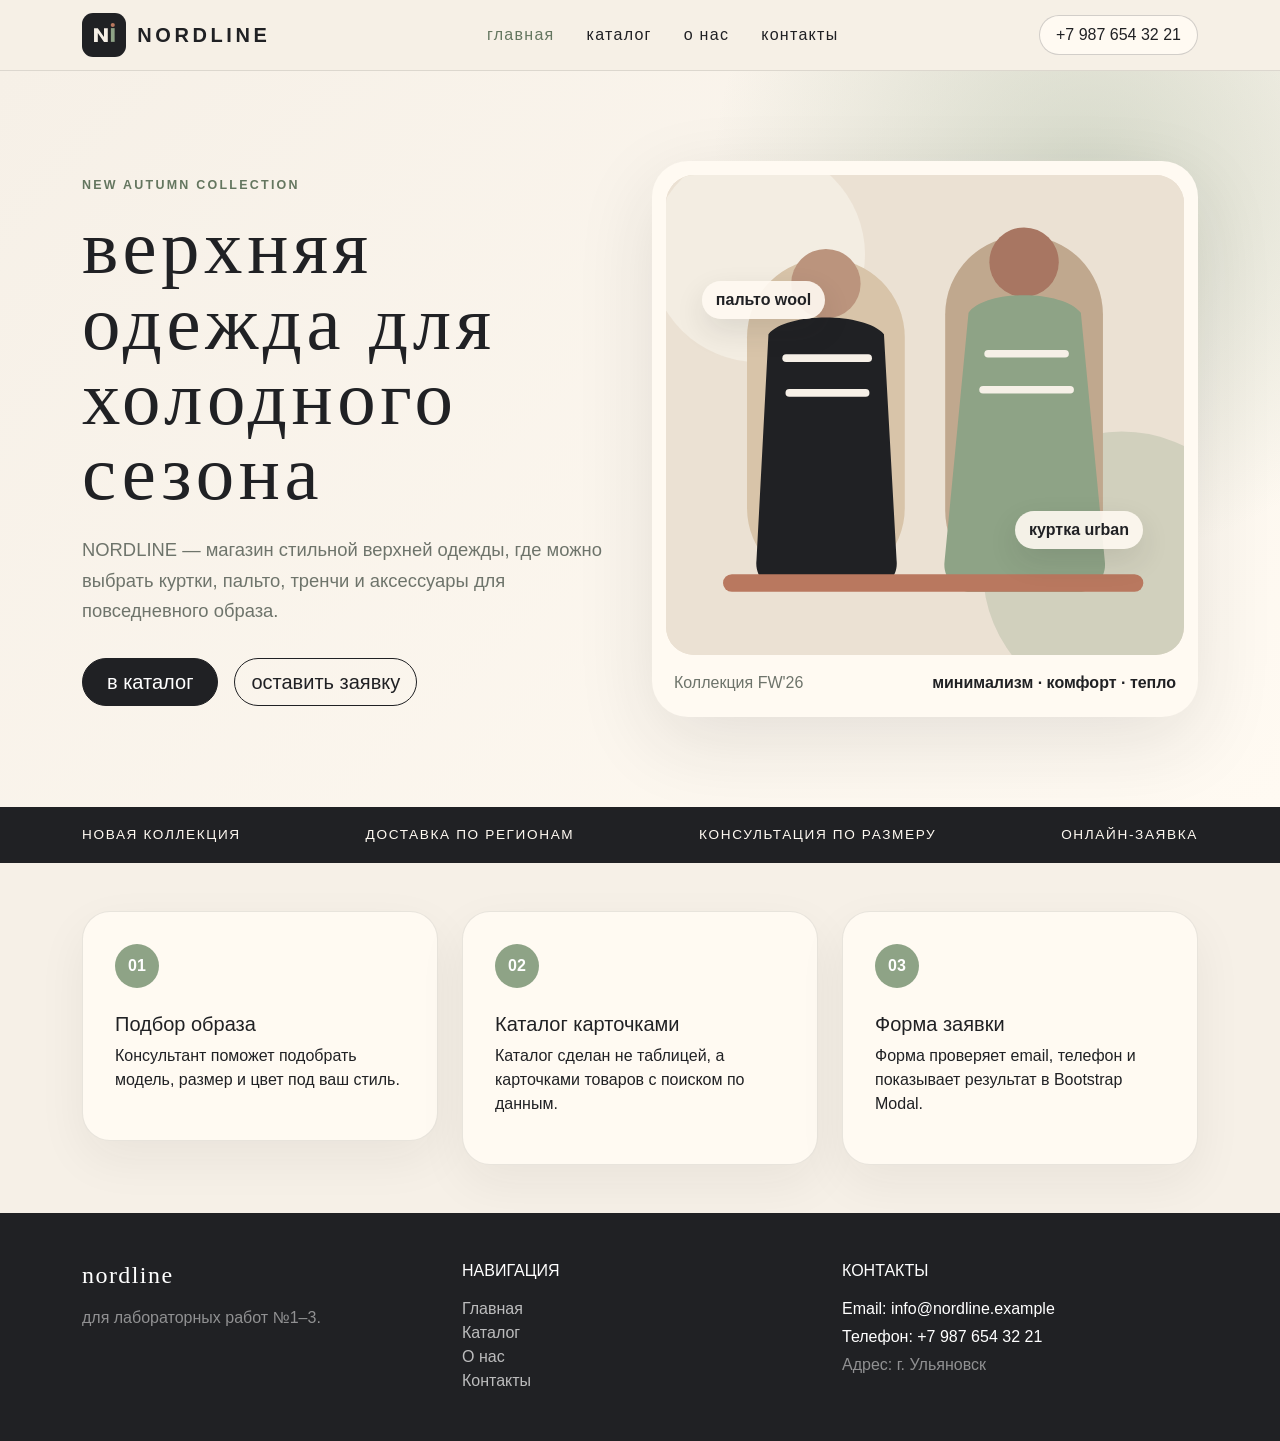
<file: index.html>
<!DOCTYPE html>
<html lang="ru">
<head>
  <title>NORDLINE — главная</title>
  <meta charset="UTF-8">
  <meta name="viewport" content="width=device-width, initial-scale=1.0">
  <link rel="icon" href="img/favicon.svg" type="image/svg+xml">
  <!-- Bootstrap через CDN -->
  <link href="https://cdn.jsdelivr.net/npm/bootstrap@5.3.3/dist/css/bootstrap.min.css" rel="stylesheet">
  <!-- Собственный файл стилей -->
  <link rel="stylesheet" href="css/style.css">
  <!-- веб-аналитикa -->
  <script async src="https://www.googletagmanager.com/gtag/js?id=G-EGYQZVNWS1"></script>
  <script>
    window.dataLayer = window.dataLayer || [];
    function gtag(){dataLayer.push(arguments);}
    gtag('js', new Date());
    gtag('config', 'G-EGYQZVNWS1');
  </script>
</head>
<body class="d-flex flex-column min-vh-100">
<!-- Шапка сайта: логотип, меню и контактный телефон -->
<header class="site-header sticky-top">
  <nav class="navbar navbar-expand-lg">
    <div class="container">
      <a class="navbar-brand brand" href="index.html">
        <img src="img/logo.svg" alt="Логотип NORDLINE" width="44" height="44">
        <span>NORDLINE</span>
      </a>

      <button class="navbar-toggler" type="button" data-bs-toggle="collapse" data-bs-target="#mainMenu" aria-controls="mainMenu" aria-expanded="false" aria-label="Открыть меню">
        <span class="navbar-toggler-icon"></span>
      </button>

      <!-- Главное меню сайта -->
      <div class="collapse navbar-collapse" id="mainMenu">
        <ul class="navbar-nav mx-auto">
          <li class="nav-item"><a class="nav-link active" href="index.html">главная</a></li>
          <li class="nav-item"><a class="nav-link " href="catalog.html">каталог</a></li>
          <li class="nav-item"><a class="nav-link " href="about.html">о нас</a></li>
          <li class="nav-item"><a class="nav-link " href="order.html">контакты</a></li>
        </ul>
        <a class="phone-link" href="tel:+79876543221">+7 987 654 32 21</a>
      </div>
    </div>
  </nav>
</header>

<!-- Основной контент главной страницы -->
<main>
  <!-- Первый экран сайта -->
  <section class="hero-section">
    <div class="container">
      <div class="row align-items-center gy-5">
        <div class="col-lg-6">
          <span class="eyebrow">new autumn collection</span>
          <h1 class="hero-title">верхняя одежда для холодного сезона</h1>
          <p class="hero-text">
            NORDLINE — магазин стильной верхней одежды, где можно выбрать куртки, пальто, тренчи и аксессуары для повседневного образа.
          </p>
          <div class="d-flex flex-wrap gap-3">
            <a href="catalog.html" class="btn btn-main btn-lg">в каталог</a>
            <a href="order.html" class="btn btn-outline-main btn-lg">оставить заявку</a>
          </div>
        </div>

        <div class="col-lg-6">
          <div class="hero-card">
            <div class="hero-visual">
              <img src="img/hero-fashion.svg" alt="Коллекция верхней одежды NORDLINE">
              <span class="hero-chip chip-one">пальто wool</span>
              <span class="hero-chip chip-two">куртка urban</span>
            </div>
            <div class="hero-card-info">
              <p class="mb-1">Коллекция FW'26</p>
              <strong>минимализм · комфорт · тепло</strong>
            </div>
          </div>
        </div>
      </div>
    </div>
  </section>

  <!-- Информационная полоса -->
  <section class="info-strip">
    <div class="container">
      <div class="d-flex flex-wrap justify-content-between gap-3">
        <span>новая коллекция</span>
        <span>доставка по регионам</span>
        <span>консультация по размеру</span>
        <span>онлайн-заявка</span>
      </div>
    </div>
  </section>

  <!-- Блок преимуществ -->
  <section class="py-5">
    <div class="container">
      <div class="row g-4">
        <div class="col-md-4">
          <article class="feature-card">
            <span>01</span>
            <h2 class="h5">Подбор образа</h2>
            <p>Консультант поможет подобрать модель, размер и цвет под ваш стиль.</p>
          </article>
        </div>
        <div class="col-md-4">
          <article class="feature-card">
            <span>02</span>
            <h2 class="h5">Каталог карточками</h2>
            <p>Каталог сделан не таблицей, а карточками товаров с поиском по данным.</p>
          </article>
        </div>
        <div class="col-md-4">
          <article class="feature-card">
            <span>03</span>
            <h2 class="h5">Форма заявки</h2>
            <p>Форма проверяет email, телефон и показывает результат в Bootstrap Modal.</p>
          </article>
        </div>
      </div>
    </div>
  </section>
</main>

<!-- Футер сайта: контакты, меню и дополнительная информация -->
<footer class="site-footer mt-auto">
  <div class="container py-5">
    <div class="row gy-4">
      <div class="col-md-4">
        <h2 class="h4 brand-title mb-3">NORDLINE</h2>
        <p class="text-white-50 mb-0">для лабораторных работ №1–3.</p>
      </div>
      <div class="col-md-4">
        <h3 class="h6 text-uppercase mb-3">Навигация</h3>
        <ul class="list-unstyled footer-links mb-0">
          <li><a href="index.html">Главная</a></li>
          <li><a href="catalog.html">Каталог</a></li>
          <li><a href="about.html">О нас</a></li>
          <li><a href="order.html">Контакты</a></li>
        </ul>
      </div>
      <div class="col-md-4">
        <h3 class="h6 text-uppercase mb-3">Контакты</h3>
        <p class="mb-1">Email: info@nordline.example</p>
        <p class="mb-1">Телефон: +7 987 654 32 21</p>
        <p class="mb-0 text-white-50">Адрес: г. Ульяновск</p>
      </div>
    </div>
  </div>
</footer>

<!-- Bootstrap JS -->
<script src="https://cdn.jsdelivr.net/npm/bootstrap@5.3.3/dist/js/bootstrap.bundle.min.js"></script>
<!-- JavaScript -->
<script src="js/script.js"></script>
</body>
</html>
</file>
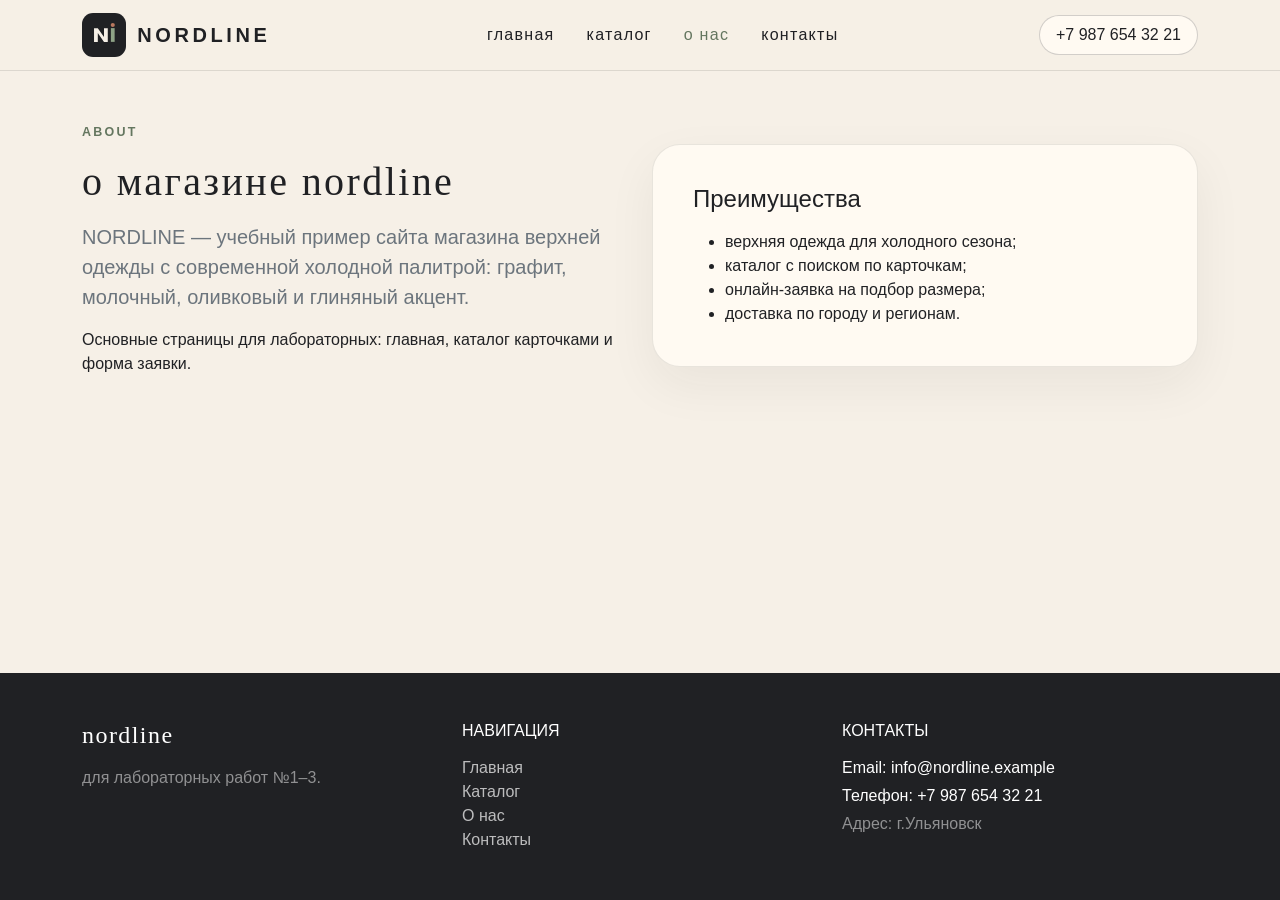
<file: about.html>
<!DOCTYPE html>
<html lang="ru">
<head>
  <title>NORDLINE — о нас</title>
  <meta charset="UTF-8">
  <meta name="viewport" content="width=device-width, initial-scale=1.0">
  <link rel="icon" href="img/favicon.svg" type="image/svg+xml">
  <!-- Bootstrap через CDN -->
  <link href="https://cdn.jsdelivr.net/npm/bootstrap@5.3.3/dist/css/bootstrap.min.css" rel="stylesheet">
  <!-- Собственный файл стилей -->
  <link rel="stylesheet" href="css/style.css">
  <!-- Подключение веб-аналитики -->
  <script async src="https://www.googletagmanager.com/gtag/js?id=G-EGYQZVNWS1"></script>
  <script>
    window.dataLayer = window.dataLayer || [];
    function gtag(){dataLayer.push(arguments);}
    gtag('js', new Date());
    gtag('config', 'G-EGYQZVNWS1');
  </script>
</head>
<body class="d-flex flex-column min-vh-100">
<!-- Шапка сайта: логотип, меню и контактный телефон -->
<header class="site-header sticky-top">
  <nav class="navbar navbar-expand-lg">
    <div class="container">
      <a class="navbar-brand brand" href="index.html">
        <img src="img/logo.svg" alt="Логотип NORDLINE" width="44" height="44">
        <span>NORDLINE</span>
      </a>

      <button class="navbar-toggler" type="button" data-bs-toggle="collapse" data-bs-target="#mainMenu" aria-controls="mainMenu" aria-expanded="false" aria-label="Открыть меню">
        <span class="navbar-toggler-icon"></span>
      </button>

      <!-- Главное меню сайта -->
      <div class="collapse navbar-collapse" id="mainMenu">
        <ul class="navbar-nav mx-auto">
          <li class="nav-item"><a class="nav-link " href="index.html">главная</a></li>
          <li class="nav-item"><a class="nav-link " href="catalog.html">каталог</a></li>
          <li class="nav-item"><a class="nav-link active" href="about.html">о нас</a></li>
          <li class="nav-item"><a class="nav-link " href="order.html">контакты</a></li>
        </ul>
        <a class="phone-link" href="tel:+79876543221">+7 987 654 32 21</a>
      </div>
    </div>
  </nav>
</header>

<!-- Дополнительная страница о магазине -->
<main class="py-5 flex-grow-1">
  <div class="container">
    <div class="row g-4 align-items-center">
      <div class="col-lg-6">
        <span class="eyebrow">about</span>
        <h1 class="page-title mb-3">о магазине NORDLINE</h1>
        <p class="lead text-secondary">
          NORDLINE — учебный пример сайта магазина верхней одежды с современной холодной палитрой: графит, молочный, оливковый и глиняный акцент.
        </p>
        <p>Основные страницы для лабораторных: главная, каталог карточками и форма заявки.</p>
      </div>
      <div class="col-lg-6">
        <div class="info-panel">
          <h2 class="h4 mb-3">Преимущества</h2>
          <ul class="mb-0">
            <li>верхняя одежда для холодного сезона;</li>
            <li>каталог с поиском по карточкам;</li>
            <li>онлайн-заявка на подбор размера;</li>
            <li>доставка по городу и регионам.</li>
          </ul>
        </div>
      </div>
    </div>
  </div>
</main>

<!-- Футер сайта: контакты, меню и дополнительная информация -->
<footer class="site-footer mt-auto">
  <div class="container py-5">
    <div class="row gy-4">
      <div class="col-md-4">
        <h2 class="h4 brand-title mb-3">NORDLINE</h2>
        <p class="text-white-50 mb-0">для лабораторных работ №1–3.</p>
      </div>
      <div class="col-md-4">
        <h3 class="h6 text-uppercase mb-3">Навигация</h3>
        <ul class="list-unstyled footer-links mb-0">
          <li><a href="index.html">Главная</a></li>
          <li><a href="catalog.html">Каталог</a></li>
          <li><a href="about.html">О нас</a></li>
          <li><a href="order.html">Контакты</a></li>
        </ul>
      </div>
      <div class="col-md-4">
        <h3 class="h6 text-uppercase mb-3">Контакты</h3>
        <p class="mb-1">Email: info@nordline.example</p>
        <p class="mb-1">Телефон: +7 987 654 32 21</p>
        <p class="mb-0 text-white-50">Адрес: г.Ульяновск</p>
      </div>
    </div>
  </div>
</footer>

<!-- Bootstrap JS -->
<script src="https://cdn.jsdelivr.net/npm/bootstrap@5.3.3/dist/js/bootstrap.bundle.min.js"></script>
<!-- Собственный JavaScript-файл -->
<script src="js/script.js"></script>
</body>
</html>
</file>
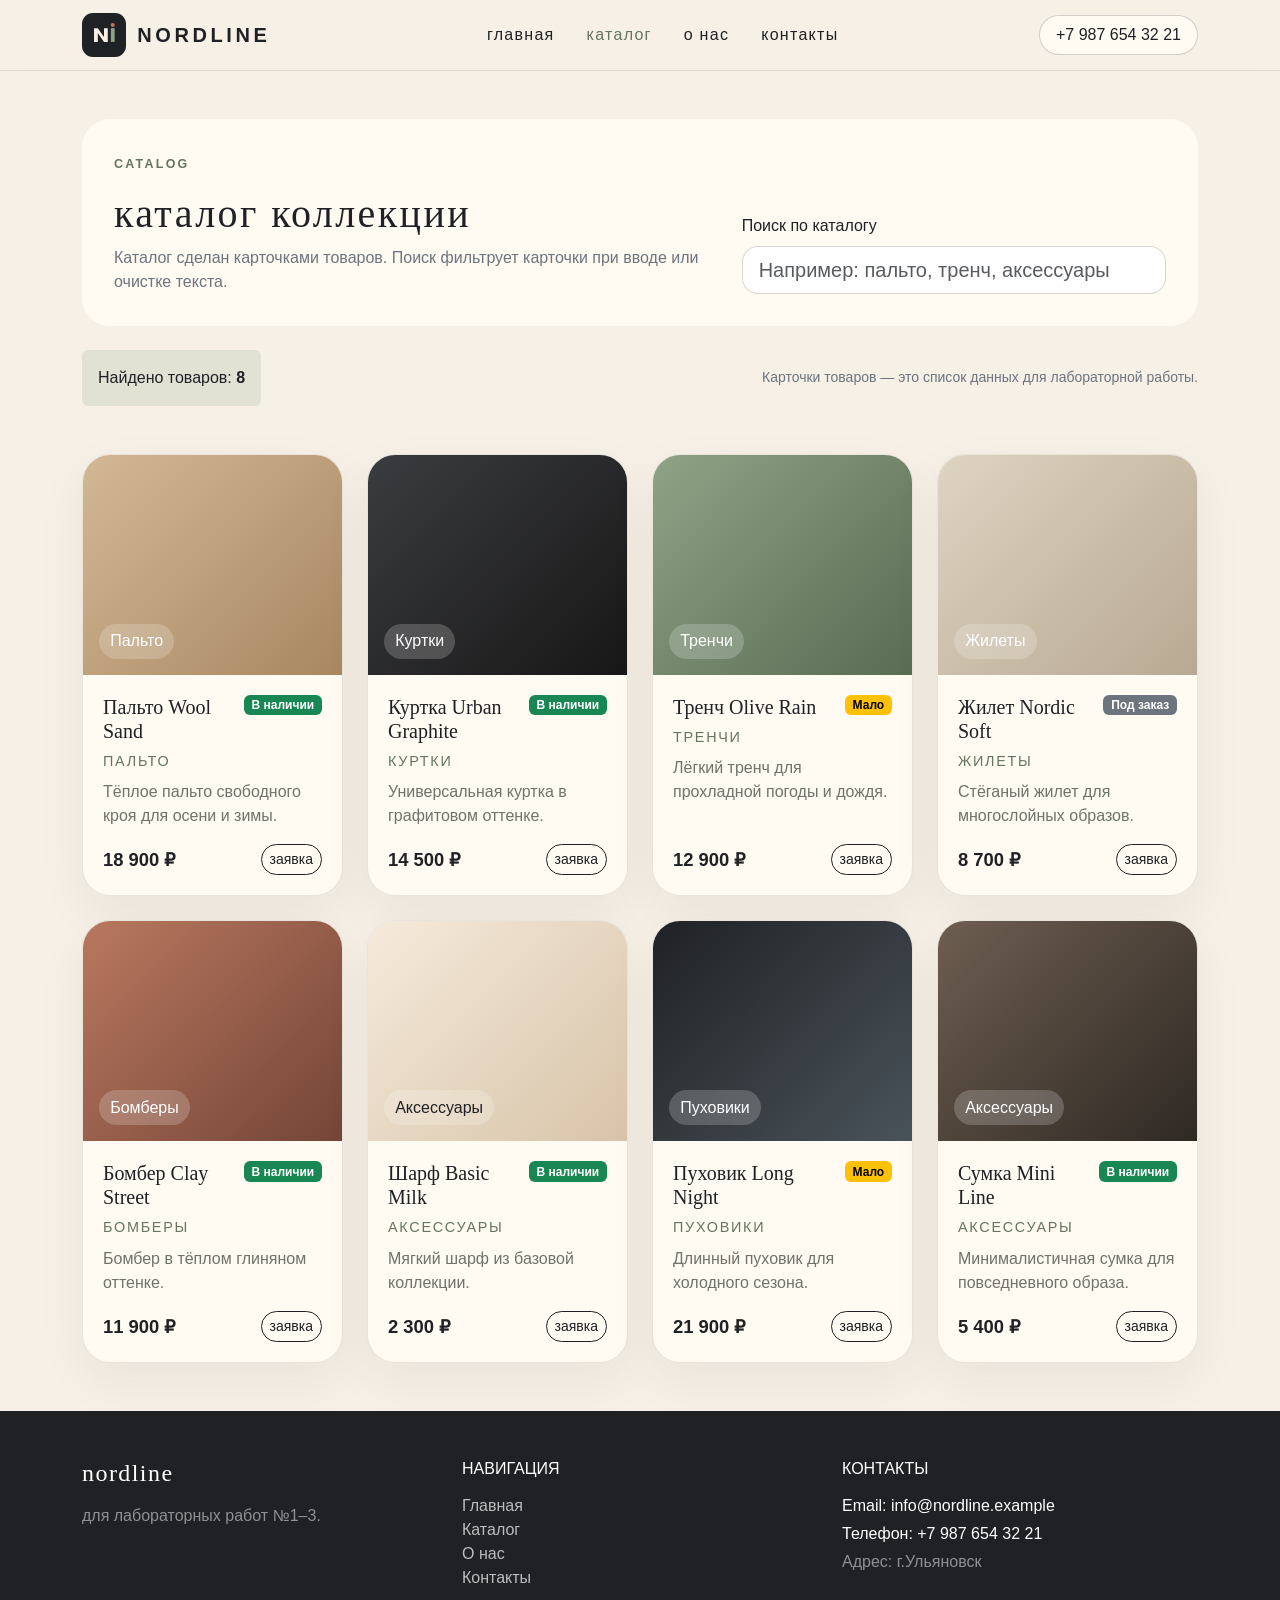
<file: catalog.html>
<!DOCTYPE html>
<html lang="ru">
<head>
  <title>NORDLINE — каталог</title>
  <meta charset="UTF-8">
  <meta name="viewport" content="width=device-width, initial-scale=1.0">
  <link rel="icon" href="img/favicon.svg" type="image/svg+xml">
  <!-- Bootstrap через CDN -->
  <link href="https://cdn.jsdelivr.net/npm/bootstrap@5.3.3/dist/css/bootstrap.min.css" rel="stylesheet">
  <!-- Собственный файл стилей -->
  <link rel="stylesheet" href="css/style.css">
  <!-- Подключение веб-аналитики -->
  <script async src="https://www.googletagmanager.com/gtag/js?id=G-EGYQZVNWS1"></script>
  <script>
    window.dataLayer = window.dataLayer || [];
    function gtag(){dataLayer.push(arguments);}
    gtag('js', new Date());
    gtag('config', 'G-EGYQZVNWS1');
  </script>
</head>
<body class="d-flex flex-column min-vh-100">
<!-- Шапка сайта: логотип, меню и контактный телефон -->
<header class="site-header sticky-top">
  <nav class="navbar navbar-expand-lg">
    <div class="container">
      <a class="navbar-brand brand" href="index.html">
        <img src="img/logo.svg" alt="Логотип NORDLINE" width="44" height="44">
        <span>NORDLINE</span>
      </a>

      <button class="navbar-toggler" type="button" data-bs-toggle="collapse" data-bs-target="#mainMenu" aria-controls="mainMenu" aria-expanded="false" aria-label="Открыть меню">
        <span class="navbar-toggler-icon"></span>
      </button>

      <!-- Главное меню сайта -->
      <div class="collapse navbar-collapse" id="mainMenu">
        <ul class="navbar-nav mx-auto">
          <li class="nav-item"><a class="nav-link " href="index.html">главная</a></li>
          <li class="nav-item"><a class="nav-link active" href="catalog.html">каталог</a></li>
          <li class="nav-item"><a class="nav-link " href="about.html">о нас</a></li>
          <li class="nav-item"><a class="nav-link " href="order.html">контакты</a></li>
        </ul>
        <a class="phone-link" href="tel:+79876543221">+7 987 654 32 21</a>
      </div>
    </div>
  </nav>
</header>

<!-- Основной контент страницы со списком данных -->
<main class="py-5 flex-grow-1">
  <div class="container">
    <div class="catalog-heading mb-4">
      <span class="eyebrow">catalog</span>
      <div class="row align-items-end gy-3">
        <div class="col-lg-7">
          <h1 class="page-title mb-2">каталог коллекции</h1>
          <p class="text-secondary mb-0">Каталог сделан карточками товаров. Поиск фильтрует карточки при вводе или очистке текста.</p>
        </div>
        <div class="col-lg-5">
          <!-- Поле поиска для фильтрации списка данных -->
          <label for="searchInput" class="form-label">Поиск по каталогу</label>
          <input type="text" class="form-control form-control-lg" id="searchInput" placeholder="Например: пальто, тренч, аксессуары">
        </div>
      </div>
    </div>

    <div class="catalog-toolbar">
      <div class="alert result-alert mb-0" role="alert">
        Найдено товаров: <strong id="resultCount">8</strong>
      </div>
      <div class="small text-secondary">Карточки товаров — это список данных для лабораторной работы.</div>
    </div>

    <!-- Карточки Bootstrap со списком товаров -->
    <div class="row g-4 mt-1" id="dataList">
          <div class="col-md-6 col-xl-3 data-row">
            <article class="product-card h-100">
              <div class="product-image product-sand">
                <span>Пальто</span>
              </div>
              <div class="product-body">
                <div class="d-flex justify-content-between align-items-start gap-2 mb-2">
                  <h2 class="h5 product-title">Пальто Wool Sand</h2>
                  <span class="badge text-bg-success">В наличии</span>
                </div>
                <p class="product-category">Пальто</p>
                <p class="product-description">Тёплое пальто свободного кроя для осени и зимы.</p>
                <div class="d-flex justify-content-between align-items-center mt-auto">
                  <strong class="product-price">18 900 ₽</strong>
                  <a href="order.html" class="btn btn-sm btn-outline-main">заявка</a>
                </div>
              </div>
            </article>
          </div>
          <div class="col-md-6 col-xl-3 data-row">
            <article class="product-card h-100">
              <div class="product-image product-graphite">
                <span>Куртки</span>
              </div>
              <div class="product-body">
                <div class="d-flex justify-content-between align-items-start gap-2 mb-2">
                  <h2 class="h5 product-title">Куртка Urban Graphite</h2>
                  <span class="badge text-bg-success">В наличии</span>
                </div>
                <p class="product-category">Куртки</p>
                <p class="product-description">Универсальная куртка в графитовом оттенке.</p>
                <div class="d-flex justify-content-between align-items-center mt-auto">
                  <strong class="product-price">14 500 ₽</strong>
                  <a href="order.html" class="btn btn-sm btn-outline-main">заявка</a>
                </div>
              </div>
            </article>
          </div>
          <div class="col-md-6 col-xl-3 data-row">
            <article class="product-card h-100">
              <div class="product-image product-olive">
                <span>Тренчи</span>
              </div>
              <div class="product-body">
                <div class="d-flex justify-content-between align-items-start gap-2 mb-2">
                  <h2 class="h5 product-title">Тренч Olive Rain</h2>
                  <span class="badge text-bg-warning">Мало</span>
                </div>
                <p class="product-category">Тренчи</p>
                <p class="product-description">Лёгкий тренч для прохладной погоды и дождя.</p>
                <div class="d-flex justify-content-between align-items-center mt-auto">
                  <strong class="product-price">12 900 ₽</strong>
                  <a href="order.html" class="btn btn-sm btn-outline-main">заявка</a>
                </div>
              </div>
            </article>
          </div>
          <div class="col-md-6 col-xl-3 data-row">
            <article class="product-card h-100">
              <div class="product-image product-cream">
                <span>Жилеты</span>
              </div>
              <div class="product-body">
                <div class="d-flex justify-content-between align-items-start gap-2 mb-2">
                  <h2 class="h5 product-title">Жилет Nordic Soft</h2>
                  <span class="badge text-bg-secondary">Под заказ</span>
                </div>
                <p class="product-category">Жилеты</p>
                <p class="product-description">Стёганый жилет для многослойных образов.</p>
                <div class="d-flex justify-content-between align-items-center mt-auto">
                  <strong class="product-price">8 700 ₽</strong>
                  <a href="order.html" class="btn btn-sm btn-outline-main">заявка</a>
                </div>
              </div>
            </article>
          </div>
          <div class="col-md-6 col-xl-3 data-row">
            <article class="product-card h-100">
              <div class="product-image product-clay">
                <span>Бомберы</span>
              </div>
              <div class="product-body">
                <div class="d-flex justify-content-between align-items-start gap-2 mb-2">
                  <h2 class="h5 product-title">Бомбер Clay Street</h2>
                  <span class="badge text-bg-success">В наличии</span>
                </div>
                <p class="product-category">Бомберы</p>
                <p class="product-description">Бомбер в тёплом глиняном оттенке.</p>
                <div class="d-flex justify-content-between align-items-center mt-auto">
                  <strong class="product-price">11 900 ₽</strong>
                  <a href="order.html" class="btn btn-sm btn-outline-main">заявка</a>
                </div>
              </div>
            </article>
          </div>
          <div class="col-md-6 col-xl-3 data-row">
            <article class="product-card h-100">
              <div class="product-image product-milk">
                <span>Аксессуары</span>
              </div>
              <div class="product-body">
                <div class="d-flex justify-content-between align-items-start gap-2 mb-2">
                  <h2 class="h5 product-title">Шарф Basic Milk</h2>
                  <span class="badge text-bg-success">В наличии</span>
                </div>
                <p class="product-category">Аксессуары</p>
                <p class="product-description">Мягкий шарф из базовой коллекции.</p>
                <div class="d-flex justify-content-between align-items-center mt-auto">
                  <strong class="product-price">2 300 ₽</strong>
                  <a href="order.html" class="btn btn-sm btn-outline-main">заявка</a>
                </div>
              </div>
            </article>
          </div>
          <div class="col-md-6 col-xl-3 data-row">
            <article class="product-card h-100">
              <div class="product-image product-night">
                <span>Пуховики</span>
              </div>
              <div class="product-body">
                <div class="d-flex justify-content-between align-items-start gap-2 mb-2">
                  <h2 class="h5 product-title">Пуховик Long Night</h2>
                  <span class="badge text-bg-warning">Мало</span>
                </div>
                <p class="product-category">Пуховики</p>
                <p class="product-description">Длинный пуховик для холодного сезона.</p>
                <div class="d-flex justify-content-between align-items-center mt-auto">
                  <strong class="product-price">21 900 ₽</strong>
                  <a href="order.html" class="btn btn-sm btn-outline-main">заявка</a>
                </div>
              </div>
            </article>
          </div>
          <div class="col-md-6 col-xl-3 data-row">
            <article class="product-card h-100">
              <div class="product-image product-bag">
                <span>Аксессуары</span>
              </div>
              <div class="product-body">
                <div class="d-flex justify-content-between align-items-start gap-2 mb-2">
                  <h2 class="h5 product-title">Сумка Mini Line</h2>
                  <span class="badge text-bg-success">В наличии</span>
                </div>
                <p class="product-category">Аксессуары</p>
                <p class="product-description">Минималистичная сумка для повседневного образа.</p>
                <div class="d-flex justify-content-between align-items-center mt-auto">
                  <strong class="product-price">5 400 ₽</strong>
                  <a href="order.html" class="btn btn-sm btn-outline-main">заявка</a>
                </div>
              </div>
            </article>
          </div>
    </div>

    <p id="emptyMessage" class="text-center text-secondary py-5 d-none">Ничего не найдено. Попробуйте другой запрос.</p>
  </div>
</main>

<!-- Футер сайта: контакты, меню и дополнительная информация -->
<footer class="site-footer mt-auto">
  <div class="container py-5">
    <div class="row gy-4">
      <div class="col-md-4">
        <h2 class="h4 brand-title mb-3">NORDLINE</h2>
        <p class="text-white-50 mb-0">для лабораторных работ №1–3.</p>
      </div>
      <div class="col-md-4">
        <h3 class="h6 text-uppercase mb-3">Навигация</h3>
        <ul class="list-unstyled footer-links mb-0">
          <li><a href="index.html">Главная</a></li>
          <li><a href="catalog.html">Каталог</a></li>
          <li><a href="about.html">О нас</a></li>
          <li><a href="order.html">Контакты</a></li>
        </ul>
      </div>
      <div class="col-md-4">
        <h3 class="h6 text-uppercase mb-3">Контакты</h3>
        <p class="mb-1">Email: info@nordline.example</p>
        <p class="mb-1">Телефон: +7 987 654 32 21</p>
        <p class="mb-0 text-white-50">Адрес: г.Ульяновск</p>
      </div>
    </div>
  </div>
</footer>

<!-- Bootstrap JS -->
<script src="https://cdn.jsdelivr.net/npm/bootstrap@5.3.3/dist/js/bootstrap.bundle.min.js"></script>
<!-- JavaScript-файл -->
<script src="js/script.js"></script>
</body>
</html>
</file>
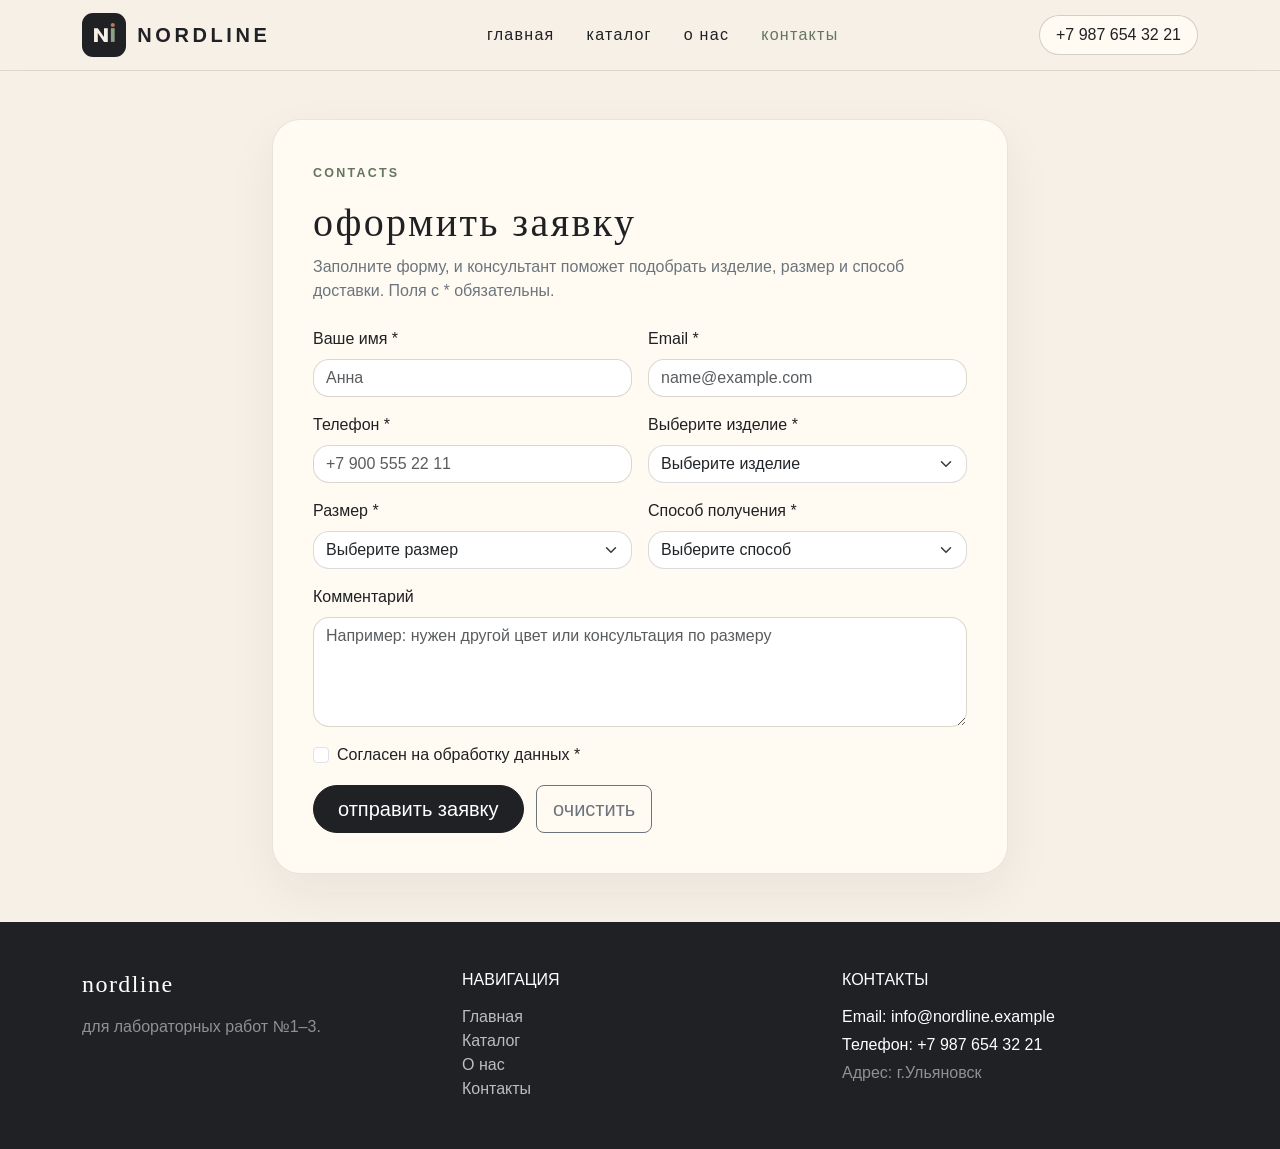
<file: order.html>
<!DOCTYPE html>
<html lang="ru">
<head>
  <title>NORDLINE — контакты и заявка</title>
  <meta charset="UTF-8">
  <meta name="viewport" content="width=device-width, initial-scale=1.0">
  <link rel="icon" href="img/favicon.svg" type="image/svg+xml">
  <!-- Bootstrap -->
  <link href="https://cdn.jsdelivr.net/npm/bootstrap@5.3.3/dist/css/bootstrap.min.css" rel="stylesheet">
  <!-- Собственный файл стилей -->
  <link rel="stylesheet" href="css/style.css">
  <!-- веб-аналитикa -->
  <script async src="https://www.googletagmanager.com/gtag/js?id=G-EGYQZVNWS1"></script>
  <script>
    window.dataLayer = window.dataLayer || [];
    function gtag(){dataLayer.push(arguments);}
    gtag('js', new Date());
    gtag('config', 'G-EGYQZVNWS1');
  </script>
</head>
<body class="d-flex flex-column min-vh-100">
<!-- Шапка сайта: логотип, меню и контактный телефон -->
<header class="site-header sticky-top">
  <nav class="navbar navbar-expand-lg">
    <div class="container">
      <a class="navbar-brand brand" href="index.html">
        <img src="img/logo.svg" alt="Логотип NORDLINE" width="44" height="44">
        <span>NORDLINE</span>
      </a>

      <button class="navbar-toggler" type="button" data-bs-toggle="collapse" data-bs-target="#mainMenu" aria-controls="mainMenu" aria-expanded="false" aria-label="Открыть меню">
        <span class="navbar-toggler-icon"></span>
      </button>

      <!-- Главное меню сайта -->
      <div class="collapse navbar-collapse" id="mainMenu">
        <ul class="navbar-nav mx-auto">
          <li class="nav-item"><a class="nav-link " href="index.html">главная</a></li>
          <li class="nav-item"><a class="nav-link " href="catalog.html">каталог</a></li>
          <li class="nav-item"><a class="nav-link " href="about.html">о нас</a></li>
          <li class="nav-item"><a class="nav-link active" href="order.html">контакты</a></li>
        </ul>
        <a class="phone-link" href="tel:+79876543221">+7 987 654 32 21</a>
      </div>
    </div>
  </nav>
</header>

<!-- Основной контент страницы с формой -->
<main class="py-5 flex-grow-1">
  <div class="container">
    <div class="row justify-content-center">
      <div class="col-lg-8">
        <div class="form-card">
          <span class="eyebrow">contacts</span>
          <h1 class="page-title mb-2">оформить заявку</h1>
          <p class="text-secondary mb-4">
            Заполните форму, и консультант поможет подобрать изделие, размер и способ доставки. Поля с * обязательны.
          </p>

          <!-- Форма обратной связи/заказа -->
          <form id="orderForm" novalidate>
            <div class="row g-3">
              <div class="col-md-6">
                <label for="userName" class="form-label">Ваше имя *</label>
                <input type="text" class="form-control" id="userName" name="name" placeholder="Анна" required minlength="2">
                <div class="invalid-feedback">Введите имя минимум из 2 символов.</div>
              </div>

              <div class="col-md-6">
                <label for="userEmail" class="form-label">Email *</label>
                <input type="email" class="form-control" id="userEmail" name="email" placeholder="name@example.com" required>
                <div class="invalid-feedback">Введите корректный email.</div>
              </div>

              <div class="col-md-6">
                <label for="userPhone" class="form-label">Телефон *</label>
                <input type="tel" class="form-control" id="userPhone" name="phone" placeholder="+7 900 555 22 11" required>
                <div class="invalid-feedback">Введите корректный телефон: минимум 10 цифр.</div>
              </div>

              <div class="col-md-6">
                <label for="productSelect" class="form-label">Выберите изделие *</label>
                <select class="form-select" id="productSelect" name="product" required>
                  <option value="">Выберите изделие</option>
                  <option>Пальто</option>
                  <option>Куртка</option>
                  <option>Тренч</option>
                  <option>Пуховик</option>
                  <option>Аксессуар</option>
                </select>
                <div class="invalid-feedback">Выберите изделие.</div>
              </div>

              <div class="col-md-6">
                <label for="sizeSelect" class="form-label">Размер *</label>
                <select class="form-select" id="sizeSelect" name="size" required>
                  <option value="">Выберите размер</option>
                  <option>XS</option>
                  <option>S</option>
                  <option>M</option>
                  <option>L</option>
                  <option>XL</option>
                </select>
                <div class="invalid-feedback">Выберите размер.</div>
              </div>

              <div class="col-md-6">
                <label for="deliverySelect" class="form-label">Способ получения *</label>
                <select class="form-select" id="deliverySelect" name="delivery" required>
                  <option value="">Выберите способ</option>
                  <option>Самовывоз</option>
                  <option>Доставка по городу</option>
                  <option>Доставка в регион</option>
                </select>
                <div class="invalid-feedback">Выберите способ получения.</div>
              </div>

              <div class="col-12">
                <label for="message" class="form-label">Комментарий</label>
                <textarea class="form-control" id="message" name="message" rows="4" placeholder="Например: нужен другой цвет или консультация по размеру"></textarea>
              </div>

              <div class="col-12">
                <div class="form-check">
                  <input class="form-check-input" type="checkbox" value="yes" id="agreeCheck" name="agreement" required>
                  <label class="form-check-label" for="agreeCheck">
                    Согласен на обработку данных *
                  </label>
                  <div class="invalid-feedback">Нужно подтвердить согласие.</div>
                </div>
              </div>

              <div class="col-12">
                <button type="submit" class="btn btn-main btn-lg">отправить заявку</button>
                <button type="reset" class="btn btn-outline-secondary btn-lg ms-2">очистить</button>
              </div>
            </div>
          </form>
        </div>
      </div>
    </div>
  </div>

  <!-- Bootstrap Modal Dialog для результата обработки формы -->
  <div class="modal fade" id="formResultModal" tabindex="-1" aria-labelledby="formResultModalLabel" aria-hidden="true">
    <div class="modal-dialog">
      <div class="modal-content rounded-4">
        <div class="modal-header">
          <h2 class="modal-title fs-5" id="formResultModalLabel">Результат отправки</h2>
          <button type="button" class="btn-close" data-bs-dismiss="modal" aria-label="Закрыть"></button>
        </div>
        <div class="modal-body" id="modalMessage">
          Сообщение будет добавлено через JavaScript.
        </div>
        <div class="modal-footer">
          <button type="button" class="btn btn-main" data-bs-dismiss="modal">Понятно</button>
        </div>
      </div>
    </div>
  </div>
</main>

<!-- Футер сайта: контакты, меню и дополнительная информация -->
<footer class="site-footer mt-auto">
  <div class="container py-5">
    <div class="row gy-4">
      <div class="col-md-4">
        <h2 class="h4 brand-title mb-3">NORDLINE</h2>
        <p class="text-white-50 mb-0">для лабораторных работ №1–3.</p>
      </div>
      <div class="col-md-4">
        <h3 class="h6 text-uppercase mb-3">Навигация</h3>
        <ul class="list-unstyled footer-links mb-0">
          <li><a href="index.html">Главная</a></li>
          <li><a href="catalog.html">Каталог</a></li>
          <li><a href="about.html">О нас</a></li>
          <li><a href="order.html">Контакты</a></li>
        </ul>
      </div>
      <div class="col-md-4">
        <h3 class="h6 text-uppercase mb-3">Контакты</h3>
        <p class="mb-1">Email: info@nordline.example</p>
        <p class="mb-1">Телефон: +7 987 654 32 21</p>
        <p class="mb-0 text-white-50">Адрес: г.Ульяновск</p>
      </div>
    </div>
  </div>
</footer>

<!-- Bootstrap JS -->
<script src="https://cdn.jsdelivr.net/npm/bootstrap@5.3.3/dist/js/bootstrap.bundle.min.js"></script>
<!--JavaScript -->
<script src="js/script.js"></script>
</body>
</html>
</file>
<file: css/style.css>
/* Собственные стили сайта: подключены отдельно от Bootstrap */

:root {
  --bg-main: #f6f0e7;
  --bg-soft: #ebe1d3;
  --text-main: #202124;
  --text-muted: #6e746b;
  --accent: #8ea386;
  --accent-dark: #64765f;
  --clay: #b9785f;
  --cream: #fffaf2;
  --graphite: #202124;
}

body {
  background: var(--bg-main);
  color: var(--text-main);
  font-family: Inter, Arial, sans-serif;
}

.site-header {
  background: rgba(246, 240, 231, .96);
  border-bottom: 1px solid rgba(32, 33, 36, .12);
  backdrop-filter: blur(12px);
}

.brand {
  display: inline-flex;
  align-items: center;
  gap: .7rem;
  font-weight: 800;
  letter-spacing: .18em;
  color: var(--graphite);
}

.brand:hover {
  color: var(--graphite);
}

.nav-link {
  color: var(--text-main);
  text-transform: lowercase;
  letter-spacing: .08em;
  margin: 0 .5rem;
}

.nav-link:hover,
.nav-link.active {
  color: var(--accent-dark) !important;
}

.phone-link {
  display: inline-block;
  padding: .45rem 1rem;
  border: 1px solid rgba(32, 33, 36, .2);
  border-radius: 999px;
  color: var(--text-main);
  text-decoration: none;
  background: var(--cream);
}

.hero-section {
  padding: 90px 0;
  background:
    radial-gradient(circle at 85% 15%, rgba(142, 163, 134, .35), transparent 30%),
    linear-gradient(135deg, var(--bg-main), #fffaf2);
}

.eyebrow {
  display: inline-block;
  margin-bottom: 1rem;
  color: var(--accent-dark);
  text-transform: uppercase;
  letter-spacing: .18em;
  font-size: .78rem;
  font-weight: 700;
}

.hero-title,
.page-title,
.brand-title {
  font-family: Georgia, "Times New Roman", serif;
  letter-spacing: .06em;
  text-transform: lowercase;
}

.hero-title {
  max-width: 690px;
  margin-bottom: 1.5rem;
  font-size: clamp(2.6rem, 6vw, 5.7rem);
  line-height: .98;
}

.hero-text {
  max-width: 570px;
  margin-bottom: 2rem;
  color: var(--text-muted);
  font-size: 1.15rem;
  line-height: 1.65;
}

.btn-main {
  background: var(--graphite);
  border-color: var(--graphite);
  color: #fff;
  border-radius: 999px;
  padding-left: 1.5rem;
  padding-right: 1.5rem;
  text-transform: lowercase;
}

.btn-main:hover,
.btn-main:focus {
  background: var(--accent-dark);
  border-color: var(--accent-dark);
  color: #fff;
}

.btn-outline-main {
  border-color: var(--graphite);
  color: var(--graphite);
  border-radius: 999px;
  text-transform: lowercase;
}

.btn-outline-main:hover,
.btn-outline-main:focus {
  background: var(--graphite);
  color: #fff;
}

.hero-card {
  padding: 14px;
  border-radius: 36px;
  background: var(--cream);
  box-shadow: 0 24px 80px rgba(32, 33, 36, .11);
}

.hero-visual {
  position: relative;
  overflow: hidden;
  border-radius: 28px;
  background: var(--bg-soft);
}

.hero-visual img {
  display: block;
  width: 100%;
  min-height: 480px;
  object-fit: cover;
}

.hero-chip {
  position: absolute;
  padding: .45rem .85rem;
  border-radius: 999px;
  background: rgba(255, 250, 242, .9);
  color: var(--graphite);
  font-weight: 700;
  box-shadow: 0 12px 30px rgba(32, 33, 36, .11);
}

.chip-one {
  top: 22%;
  left: 7%;
}

.chip-two {
  bottom: 22%;
  right: 8%;
}

.hero-card-info {
  display: flex;
  justify-content: space-between;
  gap: 1rem;
  padding: 1rem .5rem .25rem;
  color: var(--text-muted);
}

.hero-card-info strong {
  color: var(--graphite);
}

.info-strip {
  padding: 18px 0;
  background: var(--graphite);
  color: var(--cream);
  text-transform: uppercase;
  letter-spacing: .12em;
  font-size: .85rem;
}

.feature-card,
.info-panel,
.form-card,
.product-card {
  background: var(--cream);
  border: 1px solid rgba(32, 33, 36, .1);
  border-radius: 28px;
  box-shadow: 0 18px 50px rgba(32, 33, 36, .06);
}

.feature-card {
  padding: 2rem;
}

.feature-card span {
  display: inline-flex;
  width: 44px;
  height: 44px;
  align-items: center;
  justify-content: center;
  margin-bottom: 1.5rem;
  border-radius: 50%;
  background: var(--accent);
  color: #fff;
  font-weight: 700;
}

.catalog-heading {
  padding: 2rem;
  border-radius: 28px;
  background: var(--cream);
}

.catalog-toolbar {
  display: flex;
  justify-content: space-between;
  align-items: center;
  gap: 1rem;
  margin-bottom: 1.5rem;
}

.result-alert {
  background: rgba(142, 163, 134, .2);
  border: 0;
  color: var(--graphite);
}

.product-card {
  display: flex;
  flex-direction: column;
  overflow: hidden;
  height: 100%;
}

.product-image {
  display: flex;
  align-items: end;
  min-height: 220px;
  padding: 1rem;
  color: #fff;
  background: var(--accent);
}

.product-image span {
  padding: .35rem .7rem;
  border-radius: 999px;
  background: rgba(255,255,255,.2);
  backdrop-filter: blur(6px);
}

.product-sand { background: linear-gradient(135deg, #d3b895, #a88762); }
.product-graphite { background: linear-gradient(135deg, #3b3c3f, #171717); }
.product-olive { background: linear-gradient(135deg, #8ea386, #596c54); }
.product-cream { background: linear-gradient(135deg, #ded4c2, #b8a992); }
.product-clay { background: linear-gradient(135deg, #b9785f, #744537); }
.product-milk { background: linear-gradient(135deg, #f5eadb, #d8c4a9); color: var(--graphite); }
.product-night { background: linear-gradient(135deg, #202124, #49535a); }
.product-bag { background: linear-gradient(135deg, #6d5e50, #2f2924); }

.product-body {
  display: flex;
  flex-direction: column;
  flex-grow: 1;
  padding: 1.25rem;
}

.product-title {
  margin: 0;
  font-family: Georgia, "Times New Roman", serif;
}

.product-category {
  margin-bottom: .5rem;
  color: var(--accent-dark);
  font-size: .9rem;
  text-transform: uppercase;
  letter-spacing: .12em;
}

.product-description {
  color: var(--text-muted);
}

.product-price {
  font-size: 1.15rem;
}

.form-card,
.info-panel {
  padding: 2.5rem;
}

.form-control,
.form-select {
  border-radius: 16px;
  border-color: rgba(32, 33, 36, .16);
}

.form-control:focus,
.form-select:focus {
  border-color: var(--accent);
  box-shadow: 0 0 0 .2rem rgba(142, 163, 134, .22);
}

.site-footer {
  background: var(--graphite);
  color: #fff;
}

.footer-links a {
  color: rgba(255,255,255,.7);
  text-decoration: none;
}

.footer-links a:hover {
  color: #fff;
}

@media (max-width: 991.98px) {
  .hero-section {
    padding: 54px 0;
  }

  .hero-visual img {
    min-height: 320px;
  }

  .catalog-toolbar,
  .hero-card-info {
    flex-direction: column;
    align-items: flex-start;
  }
}
</file>
